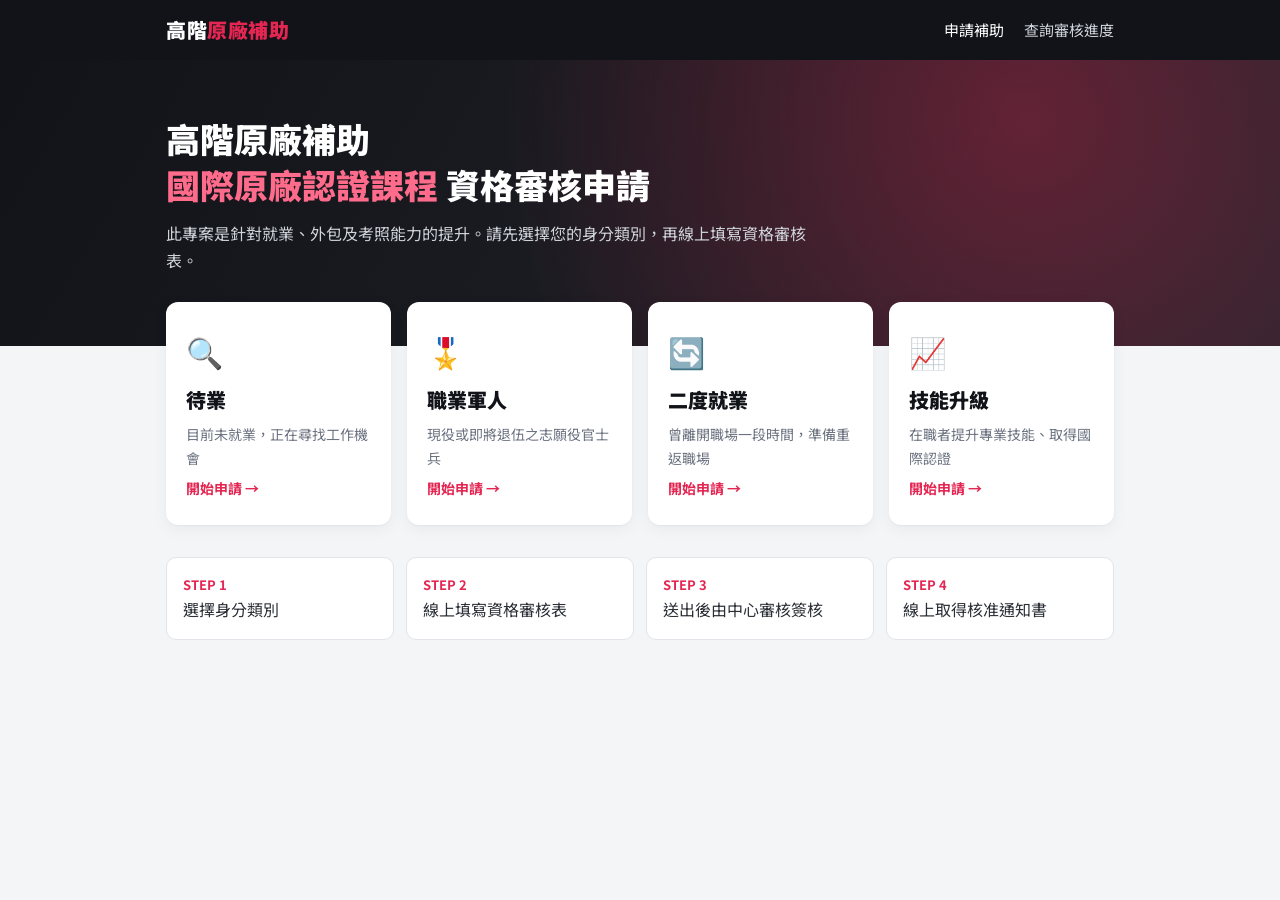
<file: index.html>
<!DOCTYPE html>
<html lang="zh-Hant">
<head>
<meta charset="UTF-8">
<meta name="viewport" content="width=device-width, initial-scale=1.0">
<title>高階原廠補助｜線上資格審核申請</title>
<meta name="description" content="高階原廠補助專案線上申請：待業、職業軍人、二度就業、技能升級，線上填寫資格審核表、查詢審核結果。">
<link rel="preconnect" href="https://fonts.googleapis.com">
<link rel="preconnect" href="https://fonts.gstatic.com" crossorigin>
<link href="https://fonts.googleapis.com/css2?family=Noto+Sans+TC:wght@400;500;700;900&family=Noto+Serif+TC:wght@500;900&display=swap" rel="stylesheet">
<link rel="stylesheet" href="assets/style.css?v=20261119b">
</head>
<body>
<header class="topbar">
  <div class="container">
    <a href="#/" class="logo">高階<span>原廠補助</span></a>
    <nav class="nav">
      <a href="#/" data-nav="home">申請補助</a>
      <a href="#/status" data-nav="status">查詢審核進度</a>
    </nav>
  </div>
</header>
<div id="demoBanner" class="demo-banner" hidden>示範模式：尚未連接 Google 試算表，資料只存在這台電腦的瀏覽器中（管理後台：admin.html）。</div>

<main>
  <!-- ========== 首頁：選擇身分 ========== -->
  <section id="view-home" class="view">
    <div class="hero">
      <div class="container">
        <h1>高階原廠補助<br><span>國際原廠認證課程</span> 資格審核申請</h1>
        <p>此專案是針對就業、外包及考照能力的提升。請先選擇您的身分類別，再線上填寫資格審核表。</p>
      </div>
    </div>
    <div class="container cat-wrap">
      <div class="cat-grid" id="catGrid"></div>
      <div id="mineBanner" class="mine-banner" hidden></div>
      <div class="steps">
        <div class="step"><b>STEP 1</b>選擇身分類別</div>
        <div class="step"><b>STEP 2</b>線上填寫資格審核表</div>
        <div class="step"><b>STEP 3</b>送出後由中心審核簽核</div>
        <div class="step"><b>STEP 4</b>線上取得核准通知書</div>
      </div>
    </div>
  </section>

  <!-- ========== 申請表 ========== -->
  <section id="view-apply" class="view" hidden>
    <div class="container">
      <div class="page-head">
        <div>
          <h1>資格審核申請表</h1>
          <span class="cat-pill" id="catPill"></span>
          <a href="#/" class="btn-link" style="font-size:14px;margin-left:8px">更換身分</a>
        </div>
        <div class="muted" style="font-size:14px">填表日期：<span id="fillDateText"></span></div>
      </div>

      <form id="applyForm" novalidate>
        <div id="errSummary" class="err-summary" hidden></div>

        <div class="card">
          <div class="card-h"><span class="num">一</span>資格審核</div>
          <ol class="q-list" id="qList"></ol>
        </div>

        <div class="card">
          <div class="card-h"><span class="num">二</span>個人基本資料</div>
          <div class="grid2">
            <label class="field" data-f="name"><span>姓名<i class="req">*</i></span><input type="text" name="name" maxlength="30" autocomplete="name"></label>
            <div class="field" data-f="gender"><span>性別<i class="req">*</i></span>
              <div class="choices"><label class="choice"><input type="radio" name="gender" value="男"><span>男</span></label><label class="choice"><input type="radio" name="gender" value="女"><span>女</span></label></div>
            </div>
            <div class="field" data-f="marital"><span>婚姻狀況</span>
              <div class="choices"><label class="choice"><input type="radio" name="marital" value="已婚"><span>已婚</span></label><label class="choice"><input type="radio" name="marital" value="未婚"><span>未婚</span></label></div>
            </div>
            <label class="field" data-f="birthDate"><span>出生日期<i class="req">*</i></span><input type="date" name="birthDate" max=""></label>
            <label class="field" data-f="idNo"><span>身分證號碼<i class="req">*</i></span><input type="text" name="idNo" maxlength="10" placeholder="A123456789" style="text-transform:uppercase"></label>
            <div class="field" data-f="military"><span>兵役狀況<i class="req" id="milReq" hidden>*</i></span>
              <div class="choices"><label class="choice"><input type="radio" name="military" value="未役"><span>未役</span></label><label class="choice"><input type="radio" name="military" value="役畢"><span>役畢</span></label><label class="choice"><input type="radio" name="military" value="免役"><span>免役</span></label></div>
            </div>
            <label class="field" data-f="mobile"><span>行動電話<i class="req">*</i></span><input type="tel" name="mobile" maxlength="12" placeholder="0912345678" autocomplete="tel"></label>
            <label class="field" data-f="phoneHome"><span>市話 (H)</span><input type="tel" name="phoneHome" maxlength="20" placeholder="02-23456789"></label>
            <label class="field full" data-f="address"><span>聯絡地址<i class="req">*</i></span><input type="text" name="address" maxlength="120" autocomplete="street-address"></label>
            <label class="field full" data-f="email"><span>Mail<i class="req">*</i></span><input type="email" name="email" maxlength="100" autocomplete="email"></label>
            <label class="field" data-f="school"><span>最高學歷（學校）<i class="req">*</i></span><input type="text" name="school" maxlength="50"></label>
            <label class="field" data-f="dept"><span>科系<i class="req">*</i></span><input type="text" name="dept" maxlength="50"></label>
          </div>
        </div>

        <div class="card">
          <div class="card-h" id="extraTitle"></div>
          <div class="grid2" id="extraFields"></div>
        </div>

        <div class="card">
          <div class="card-h">✍️ 申請動機</div>
          <label class="field" data-f="motivation"><span style="color:var(--red)">※此專案是針對就業、外包及考照能力的提升。請問您為何會想申請專案？<i class="req">*</i></span>
            <textarea name="motivation" maxlength="2000" placeholder="請簡述您的背景、想學習的內容與未來規劃"></textarea>
          </label>
        </div>

        <div class="card">
          <div class="card-h">✅ 確認與簽名</div>
          <div class="notes">
            <p>＊應繳證件：（一）身份證件　（二）審核費手續費 ${REVIEW_FEE} 元（若審核通過需繳交報名費 ${REG_FEE} 元，可扣抵手續費 ${REVIEW_FEE} 元）</p>
            <p class="red">＊請培訓申請人勿惡意取消，如有此狀況將列入原廠及企業之黑名單，爾後將影響面試機會。</p>
          </div>
          <div class="field" data-f="confirm" style="margin-top:16px">
            <span>您是否已充份了解整個訓練內容、學員權益…等，且已確定審核資格？<i class="req">*</i></span>
            <div class="choices"><label class="choice"><input type="radio" name="confirm" value="是"><span>是</span></label><label class="choice"><input type="radio" name="confirm" value="不是"><span>不是</span></label></div>
          </div>
          <div class="field" data-f="signature" style="margin-top:18px">
            <span>申請人親簽<i class="req">*</i></span>
            <div class="sig-wrap"><canvas id="sigPad"></canvas><div class="sig-line"></div><div class="sig-hint" id="sigHint">請用滑鼠或手指在此簽名</div></div>
            <div class="sig-tools"><span>簽名將作為審核表之「申請人親簽」</span><button type="button" class="btn btn-ghost btn-sm" id="sigClear">清除重簽</button></div>
          </div>
          <label class="check-line" data-f="agree"><input type="checkbox" name="agree"><span>本人已詳閱上述說明，所填資料均屬實；經查證如有虛偽不實者，視同放棄並自行負責。</span></label>
        </div>

        <div class="submit-bar">
          <button type="submit" class="btn btn-lg" id="submitBtn">送出資格審核申請</button>
        </div>
      </form>
    </div>
  </section>

  <!-- ========== 審核中 / 結果 ========== -->
  <section id="view-pending" class="view" hidden>
    <div class="container" style="padding:32px 16px 56px" id="pendingBox"></div>
  </section>

  <!-- ========== 查詢 ========== -->
  <section id="view-status" class="view" hidden>
    <div class="container">
      <div class="card lookup">
        <div class="card-h">🔎 查詢審核進度</div>
        <form id="lookupForm">
          <label class="field"><span>身分證號碼</span><input type="text" name="idNo" maxlength="10" placeholder="A123456789" style="text-transform:uppercase" required></label>
          <label class="field" style="margin-top:12px"><span>手機末三碼</span><input type="text" name="mobileTail" maxlength="3" inputmode="numeric" pattern="\d{3}" placeholder="例：678" required></label>
          <p id="lookupErr" class="field-err" hidden style="margin-top:10px"></p>
          <button class="btn" style="width:100%;margin-top:16px">查詢</button>
        </form>
      </div>
    </div>
  </section>
</main>

<script src="assets/common.js?v=20261119b"></script>
<script>
'use strict';
const MINE_KEY = TEST_MODE ? 'hs_my_apps_test' : 'hs_my_apps';
let currentCat = null;
let pollTimer = null;
let sigDirty = false;
let currentCheck = null;   // 審核中頁面：切回分頁時立即重新檢查

/* ---------- 我的申請（只存編號與查詢碼，不存個資） ---------- */
const mine = {
  all() { try { return JSON.parse(localStorage.getItem(MINE_KEY)) || {}; } catch (e) { return {}; } },
  add(id, token) { const m = this.all(); m[id] = token; localStorage.setItem(MINE_KEY, JSON.stringify(m)); },
  token(id) { return this.all()[id]; },
};

/* ---------- 路由 ---------- */
function showView(name) {
  $$('.view').forEach(v => { v.hidden = v.id !== 'view-' + name; });
  $$('[data-nav]').forEach(a => a.classList.toggle('active', a.dataset.nav === name || (name === 'apply' && a.dataset.nav === 'home')));
  clearInterval(pollTimer);
  window.scrollTo(0, 0);
}

function route() {
  const [, view, arg] = decodeURIComponent(location.hash.slice(1) || '/').split('/');
  if (view === 'apply' && CATEGORIES.some(c => c.key === arg)) return openApply(arg);
  if (view === 'pending' && arg) return openPending(arg);
  if (view === 'status') { showView('status'); return; }
  showView('home');
  renderMine();
}

/* ---------- 首頁 ---------- */
$('#catGrid').innerHTML = CATEGORIES.map(c => `
  <a class="cat-card" href="#/apply/${encodeURIComponent(c.key)}">
    <div class="cat-icon">${c.icon}</div>
    <div class="cat-name">${esc(c.key)}</div>
    <div class="cat-desc">${esc(c.desc)}</div>
    <div class="cat-go">開始申請 →</div>
  </a>`).join('');

function renderMine() {
  const ids = Object.keys(mine.all());
  const box = $('#mineBanner');
  if (!ids.length) { box.hidden = true; return; }
  const last = ids[ids.length - 1];
  box.hidden = false;
  box.innerHTML = `<span>您在這台裝置上有申請紀錄：<b>${esc(last)}</b></span><a class="btn btn-sm" href="#/pending/${encodeURIComponent(last)}">查看審核進度</a>`;
}

/* ---------- 申請表 ---------- */
$('#qList').innerHTML = QUESTIONS.map(q => {
  const opts = q.type === 'agree' ? ['同意', '不同意'] : ['是', '否'];
  return `<li class="q-item" data-f="${q.id}">
    <div class="q-text">${esc(q.text)}</div>
    <div class="choices">${opts.map(o => `<label class="choice"><input type="radio" name="${q.id}" value="${o}"><span>${o}</span></label>`).join('')}</div>
    <div class="q-warn" hidden>⚠ 此選項可能不符合補助資格，仍可送出，由中心審核判定。</div>
  </li>`;
}).join('');

$('.notes').innerHTML = $('.notes').innerHTML
  .replace(/\$\{REVIEW_FEE\}/g, CONFIG.REVIEW_FEE).replace(/\$\{REG_FEE\}/g, CONFIG.REG_FEE.toLocaleString());

const form = $('#applyForm');
form.birthDate.max = todayYmd();

function openApply(catKey) {
  showView('apply');
  if (currentCat !== catKey) {
    currentCat = catKey;
    const cat = CATEGORIES.find(c => c.key === catKey);
    $('#catPill').textContent = `${cat.icon} 身分類別：${cat.key}`;
    $('#extraTitle').innerHTML = `${cat.icon} ${esc(cat.key)}・補充資料`;
    $('#extraFields').innerHTML = cat.extra.map(f => `
      <label class="field" data-f="extra_${f.name}"><span>${esc(f.label)}</span>
        <input type="${f.type}" name="extra_${f.name}" maxlength="100" placeholder="${esc(f.placeholder || '')}"></label>`).join('');
  }
  $('#fillDateText').textContent = rocShort(todayYmd());
  sizeSignature();
}

form.addEventListener('change', e => {
  const t = e.target;
  const wrap = t.closest('[data-f]');
  if (wrap) { wrap.classList.remove('has-err'); wrap.querySelectorAll('.field-err').forEach(n => n.remove()); }
  if (/^q\d+$/.test(t.name)) updateQWarn(t.name);
  if (t.name === 'gender') $('#milReq').hidden = t.value !== '男';
});
form.addEventListener('input', e => {
  const wrap = e.target.closest('[data-f]');
  if (wrap && wrap.classList.contains('has-err')) { wrap.classList.remove('has-err'); wrap.querySelectorAll('.field-err').forEach(n => n.remove()); }
});

function updateQWarn(qid) {
  const q = QUESTIONS.find(x => x.id === qid);
  const val = (form.querySelector(`input[name="${qid}"]:checked`) || {}).value;
  form.querySelector(`[data-f="${qid}"] .q-warn`).hidden = !(q.expect && val && val !== q.expect);
}

function collect() {
  const fd = new FormData(form);
  const d = { category: currentCat, fillDate: todayYmd(), extra: {} };
  for (const [k, v] of fd.entries()) {
    if (k.startsWith('extra_')) d.extra[k.slice(6)] = String(v).trim();
    else if (k !== 'agree') d[k] = String(v).trim();
  }
  d.idNo = (d.idNo || '').toUpperCase();
  d.mobile = (d.mobile || '').replace(/\D/g, '');
  return d;
}

function showErrors(errs) {
  $$('.has-err', form).forEach(n => n.classList.remove('has-err'));
  $$('.field-err', form).forEach(n => n.remove());
  errs.forEach(({ field, msg }) => {
    const wrap = form.querySelector(`[data-f="${field}"]`);
    if (!wrap) return;
    wrap.classList.add('has-err');
    const p = document.createElement('div');
    p.className = 'field-err';
    p.textContent = msg;
    wrap.appendChild(p);
  });
  const box = $('#errSummary');
  box.hidden = !errs.length;
  box.textContent = errs.length ? `還有 ${errs.length} 個欄位需要補齊或修正，請檢查標示紅色的地方。` : '';
  if (errs.length) {
    const first = form.querySelector('.has-err');
    (first || box).scrollIntoView({ behavior: 'smooth', block: 'center' });
  }
}

form.addEventListener('submit', async e => {
  e.preventDefault();
  const d = collect();
  const errs = validateApplication(d);
  if (!sigDirty) errs.push({ field: 'signature', msg: '請完成申請人親簽' });
  if (!form.agree.checked) errs.push({ field: 'agree', msg: '請勾選同意聲明' });
  showErrors(errs);
  if (errs.length) return;

  const issues = eligibilityIssues(d);
  if (issues.length && !await askConfirm(`您的資格審核有 ${issues.length} 項（${issues.join('、')}）可能不符合補助條件。\n\n仍要送出申請，由中心審核判定嗎？`)) return;

  const btn = $('#submitBtn');
  btn.disabled = true;
  btn.textContent = '送出中…';
  try {
    const res = await API.call('submit', { data: d, signature: exportSignature() });
    mine.add(res.id, res.token);
    form.reset();
    clearSignature();
    location.hash = '#/pending/' + encodeURIComponent(res.id);
  } catch (err) {
    askConfirm('送出失敗：' + err.message, { alertOnly: true });
  } finally {
    btn.disabled = false;
    btn.textContent = '送出資格審核申請';
  }
});

/* ---------- 簽名板 ---------- */
const pad = $('#sigPad');
const ctx = pad.getContext('2d');
let drawing = false;

function sizeSignature() {
  const r = pad.getBoundingClientRect();
  if (!r.width) return;
  const ratio = window.devicePixelRatio || 1;
  const keep = sigDirty ? pad.toDataURL() : null;
  pad.width = r.width * ratio;
  pad.height = r.height * ratio;
  ctx.setTransform(ratio, 0, 0, ratio, 0, 0);
  ctx.lineWidth = 2.6; ctx.lineCap = 'round'; ctx.lineJoin = 'round'; ctx.strokeStyle = '#111';
  if (keep) { const img = new Image(); img.onload = () => ctx.drawImage(img, 0, 0, r.width, r.height); img.src = keep; }
}
window.addEventListener('resize', () => { if (!$('#view-apply').hidden) sizeSignature(); });

function pt(e) { const r = pad.getBoundingClientRect(); return [e.clientX - r.left, e.clientY - r.top]; }
pad.addEventListener('pointerdown', e => {
  drawing = true; pad.setPointerCapture(e.pointerId);
  const [x, y] = pt(e); ctx.beginPath(); ctx.moveTo(x, y); ctx.lineTo(x + .1, y + .1); ctx.stroke();
});
pad.addEventListener('pointermove', e => {
  if (!drawing) return;
  const [x, y] = pt(e); ctx.lineTo(x, y); ctx.stroke();
  if (!sigDirty) {
    sigDirty = true; $('#sigHint').hidden = true;
    const w = pad.closest('[data-f]'); w.classList.remove('has-err'); w.querySelectorAll('.field-err').forEach(n => n.remove());
  }
});
['pointerup', 'pointercancel'].forEach(ev => pad.addEventListener(ev, () => { drawing = false; }));
$('#sigClear').addEventListener('click', clearSignature);

function clearSignature() {
  ctx.save(); ctx.setTransform(1, 0, 0, 1, 0, 0); ctx.clearRect(0, 0, pad.width, pad.height); ctx.restore();
  sigDirty = false; $('#sigHint').hidden = false;
}

function exportSignature() {
  // 輸出成白底、寬 600 的 PNG，檔案小又清楚
  const out = document.createElement('canvas');
  out.width = 600; out.height = Math.round(600 * pad.height / pad.width);
  const c = out.getContext('2d');
  c.fillStyle = '#fff'; c.fillRect(0, 0, out.width, out.height);
  c.drawImage(pad, 0, 0, out.width, out.height);
  return out.toDataURL('image/png');
}

/* ---------- 審核中 / 結果 ---------- */
async function openPending(id) {
  showView('pending');
  const token = mine.token(id);
  if (!token) { location.hash = '#/status/' + encodeURIComponent(id); return; }
  const box = $('#pendingBox');
  box.innerHTML = '<div class="card state-card"><div class="spinner"></div><p class="muted">讀取中…</p></div>';
  const check = async () => {
    try {
      const { app } = await API.call('status', { id, token });
      renderStatus(app, box);
      if (app.status !== 'pending') clearInterval(pollTimer);
    } catch (err) {
      box.innerHTML = `<div class="card state-card"><h2>無法取得審核狀態</h2><p class="muted">${esc(err.message)}</p></div>`;
    }
  };
  currentCheck = check;
  await check();
  clearInterval(pollTimer);
  pollTimer = setInterval(() => { if (!document.hidden && location.hash.startsWith('#/pending/')) check(); }, CONFIG.POLL_SECONDS * 1000);
}

function renderStatus(app, box) {
  if (app.status === 'pending') {
    box.innerHTML = `
      <div class="card state-card">
        <div class="spinner"></div>
        <h2>審核申請中，請稍後</h2>
        <p class="muted" style="margin-top:6px">您的資格審核申請已送出，正在等待審核中，完成後此頁面會自動顯示通知書。</p>
        <div class="app-id">申請編號：<b>${esc(app.id)}</b></div>
        <div class="timeline">
          <div class="tl done"><i>✓</i>送出申請</div>
          <div class="tl now"><i>2</i>中心審核簽核</div>
          <div class="tl"><i>3</i>核發通知書</div>
        </div>
        <p class="muted" style="font-size:13px;margin-top:16px">送出時間：${esc(fmtDateTime(app.createdAt))}　｜　身分類別：${esc(app.category)}<br>
        之後可在「查詢審核進度」輸入身分證號碼＋手機末三碼查詢。${API.demo ? '<br><b>示範模式：請開啟 <a href="admin.html" target="_blank">管理後台</a> 進行簽核。</b>' : ''}</p>
      </div>`;
    return;
  }
  const head = {
    approved: ['🎉', '恭喜您，資格審核已核准！', '請列印或下載以下核准通知書，並依說明辦理報名手續。'],
    waitlist: ['⏳', '您已列入候補名單', '如有名額釋出，中心將依序通知您。'],
    rejected: ['📮', '審核結果通知', '感謝您的申請，以下為審核結果。'],
  }[app.status];
  box.innerHTML = `
    <div class="result-head">
      <div class="big">${head[0]}</div>
      <h2>${head[1]}</h2>
      <p class="muted">${head[2]}</p>
    </div>
    ${renderNotice(app)}
    <div class="notice-actions">
      <button class="btn" onclick="printDoc('#noticeDoc')">🖨️ 列印／另存 PDF</button>
      <a class="btn btn-ghost" href="#/">回首頁</a>
    </div>`;
}

$('#lookupForm').addEventListener('submit', async e => {
  e.preventDefault();
  const f = e.target;
  const err = $('#lookupErr');
  err.hidden = true;
  try {
    const { app } = await API.call('status', { idNo: f.elements.idNo.value.trim().toUpperCase(), mobileTail: f.elements.mobileTail.value.trim() });
    showView('pending');
    renderStatus(app, $('#pendingBox'));
  } catch (ex) {
    err.textContent = ex.message;
    err.hidden = false;
  }
});

document.addEventListener('visibilitychange', () => {
  if (!document.hidden && currentCheck && location.hash.startsWith('#/pending/')) currentCheck();
});

$('#demoBanner').hidden = !API.demo;
if (TEST_MODE) $('#demoBanner').innerHTML = '🧪 <b>測試模式</b>：資料只存在這台電腦的瀏覽器，不會送到正式系統。　<a href="admin.html">開啟測試後台</a>｜<a href="javascript:clearTestData()">清除測試資料</a>｜<a href="./?demo=0">離開測試模式</a>';
window.addEventListener('hashchange', route);
route();
</script>
</body>
</html>
</file>
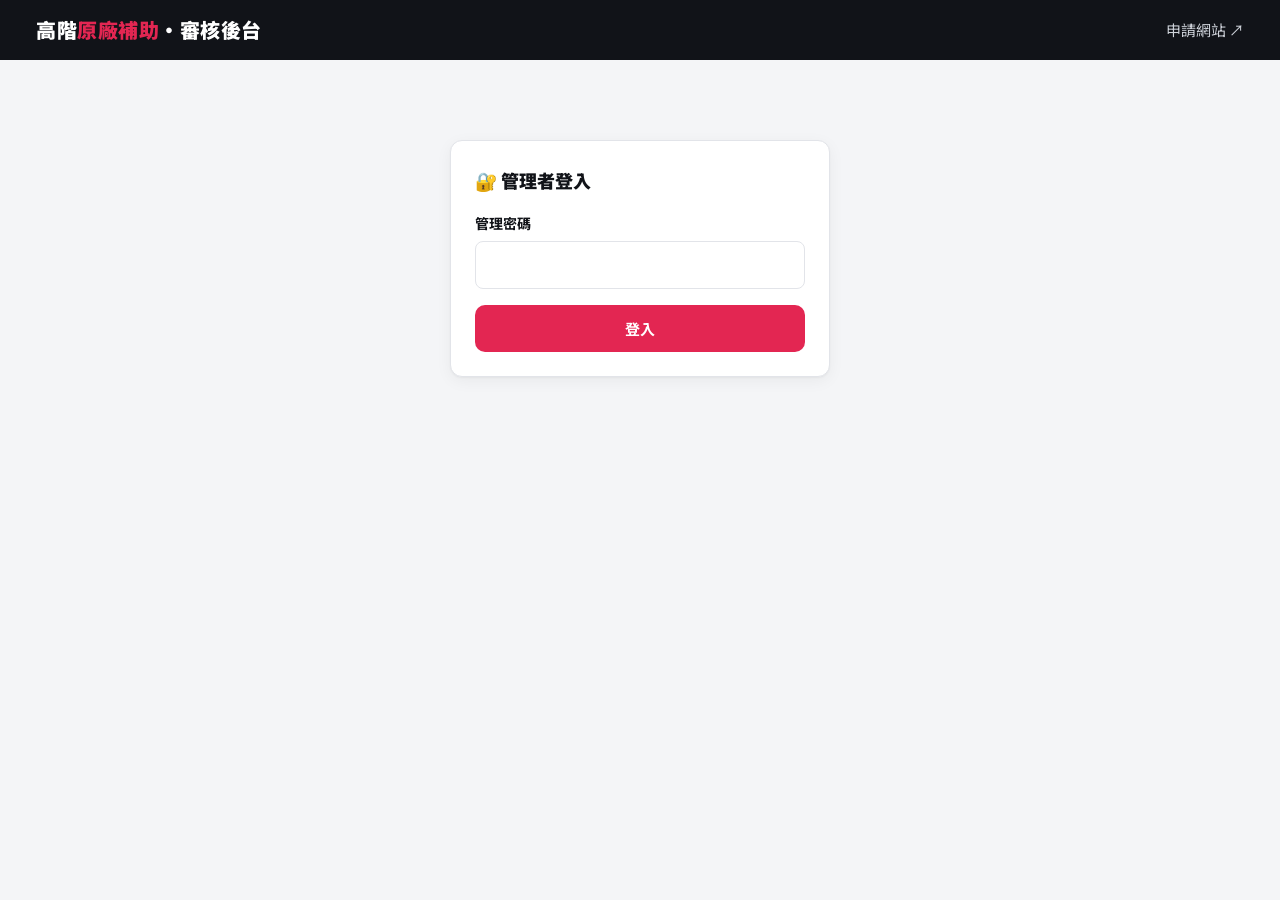
<file: admin.html>
<!DOCTYPE html>
<html lang="zh-Hant">
<head>
<meta charset="UTF-8">
<meta name="viewport" content="width=device-width, initial-scale=1.0">
<meta name="robots" content="noindex, nofollow">
<title>管理後台｜高階原廠補助資格審核</title>
<link rel="preconnect" href="https://fonts.googleapis.com">
<link rel="preconnect" href="https://fonts.gstatic.com" crossorigin>
<link href="https://fonts.googleapis.com/css2?family=Noto+Sans+TC:wght@400;500;700;900&family=Noto+Serif+TC:wght@500;900&display=swap" rel="stylesheet">
<link rel="stylesheet" href="assets/style.css?v=20261119b">
</head>
<body>
<header class="topbar">
  <div class="container wide">
    <a href="admin.html" class="logo">高階<span>原廠補助</span>・審核後台</a>
    <nav class="nav"><a href="index.html" target="_blank">申請網站 ↗</a><a href="#" id="logoutBtn" hidden>登出</a></nav>
  </div>
</header>
<div id="demoBanner" class="demo-banner" hidden></div>

<!-- 登入 -->
<section id="loginView">
  <div class="card login">
    <div class="card-h">🔐 管理者登入</div>
    <form id="loginForm">
      <label class="field"><span>管理密碼</span><input type="password" name="password" required autocomplete="current-password"></label>
      <p id="loginErr" class="field-err" hidden style="margin-top:8px"></p>
      <button class="btn" style="width:100%;margin-top:16px">登入</button>
    </form>
  </div>
</section>

<!-- 列表 -->
<section id="mainView" hidden>
  <div class="container wide">
    <div class="stats" id="stats"></div>
    <div class="toolbar">
      <div class="tabs" id="catTabs"></div>
      <select id="statusFilter">
        <option value="">全部狀態</option>
        <option value="pending" selected>審核中</option>
        <option value="approved">核准</option>
        <option value="waitlist">候補</option>
        <option value="rejected">資格不符</option>
      </select>
      <input type="search" id="search" class="grow" placeholder="搜尋姓名、編號、手機、Email">
      <button class="btn btn-ghost btn-sm" id="refreshBtn">↻ 重新整理</button>
    </div>
    <div class="table-wrap">
      <table class="list">
        <thead><tr><th>申請編號</th><th>申請時間</th><th>身分類別</th><th>姓名</th><th>手機</th><th>資格自評</th><th>狀態</th><th>審核結果</th><th></th></tr></thead>
        <tbody id="rows"></tbody>
      </table>
    </div>
    <p class="muted" style="font-size:13px;margin:12px 0 40px">每 30 秒自動更新。</p>
  </div>
</section>

<!-- 明細 / 簽核 -->
<div class="modal" id="modal" hidden>
  <div class="modal-box">
    <div class="modal-head"><h3 id="modalTitle"></h3><button class="x-btn" id="modalClose" aria-label="關閉">×</button></div>
    <div class="modal-body" id="modalBody"></div>
  </div>
</div>

<script src="assets/common.js?v=20261119b"></script>
<script>
'use strict';
const PW_KEY = 'hs_admin_pw';
let password = sessionStorage.getItem(PW_KEY) || '';
let apps = [];
let catFilter = '';
let refreshTimer = null;

function toast(msg) {
  const t = document.createElement('div');
  t.className = 'toast'; t.textContent = msg;
  document.body.appendChild(t);
  setTimeout(() => t.remove(), 2600);
}

if (API.demo) {
  $('#demoBanner').hidden = false;
  $('#demoBanner').textContent = `示範模式：資料存在這台電腦的瀏覽器中。示範密碼：${CONFIG.DEMO_ADMIN_PASSWORD}`;
  if (TEST_MODE) $('#demoBanner').innerHTML = `🧪 <b>測試模式</b>：資料只存在這台電腦的瀏覽器，不會送到正式系統。測試密碼：<b>${esc(CONFIG.DEMO_ADMIN_PASSWORD)}</b>　<a href="./">開啟測試申請網站</a>｜<a href="javascript:clearTestData()">清除測試資料</a>｜<a href="admin.html?demo=0">離開測試模式</a>`;
}

/* ---------- 登入 ---------- */
$('#loginForm').addEventListener('submit', async e => {
  e.preventDefault();
  password = e.target.password.value;
  $('#loginErr').hidden = true;
  try {
    await load();
    sessionStorage.setItem(PW_KEY, password);
    enterMain();
  } catch (err) {
    $('#loginErr').textContent = err.message;
    $('#loginErr').hidden = false;
  }
});

$('#logoutBtn').addEventListener('click', e => {
  e.preventDefault();
  sessionStorage.removeItem(PW_KEY);
  location.reload();
});

function enterMain() {
  $('#loginView').hidden = true;
  $('#mainView').hidden = false;
  $('#logoutBtn').hidden = false;
  render();
  clearInterval(refreshTimer);
  refreshTimer = setInterval(() => { if (!document.hidden && $('#modal').hidden) load().then(render).catch(() => {}); }, 30000);
}

async function load() {
  const res = await API.call('adminList', { password });
  apps = res.apps;
}

/* ---------- 列表 ---------- */
function render() {
  const pendingOf = k => apps.filter(a => a.category === k && a.status === 'pending').length;
  $('#stats').innerHTML = `
    <div class="stat"><div class="n">${apps.length}</div><div class="l">全部申請</div><div class="p">待審 ${apps.filter(a => a.status === 'pending').length}</div></div>
    ${CATEGORIES.map(c => `<div class="stat"><div class="n">${apps.filter(a => a.category === c.key).length}</div><div class="l">${c.icon} ${esc(c.key)}</div><div class="p">待審 ${pendingOf(c.key)}</div></div>`).join('')}`;

  $('#catTabs').innerHTML = [{ key: '', label: '全部' }].concat(CATEGORIES.map(c => ({ key: c.key, label: c.key })))
    .map(t => `<button class="tab ${catFilter === t.key ? 'active' : ''}" data-cat="${esc(t.key)}">${esc(t.label)}<span class="c">${t.key ? apps.filter(a => a.category === t.key).length : apps.length}</span></button>`).join('');

  const st = $('#statusFilter').value;
  const q = $('#search').value.trim().toLowerCase();
  const list = apps.filter(a =>
    (!catFilter || a.category === catFilter) &&
    (!st || a.status === st) &&
    (!q || [a.id, a.name, a.mobile, a.email].some(v => String(v || '').toLowerCase().includes(q))));

  $('#rows').innerHTML = list.length ? list.map(a => {
    const r = a.review;
    const result = r ? (r.result === 'rejected' ? '婉拒' : `${r.result === 'approved' ? '核准第' : '候補第'} ${esc(r.rank)} 名`) + (r.auto ? ' <span class="badge st-pending" title="逾時未人工審核，系統自動核准">自動</span>' : '') : '';
    return `<tr>
      <td class="mono">${esc(a.id)}</td>
      <td>${esc(fmtDateTime(a.createdAt))}</td>
      <td>${esc(a.category)}</td>
      <td><b>${esc(a.name)}</b></td>
      <td class="mono">${esc(a.mobile)}</td>
      <td>${a.issues.length ? `<span class="warn" title="${esc(a.issues.join('、'))}">⚠ ${a.issues.length} 項</span>` : '<span class="ok">✓ 符合</span>'}</td>
      <td><span class="badge ${STATUS[a.status].cls}">${STATUS[a.status].label}</span></td>
      <td>${result}</td>
      <td><button class="btn btn-sm ${a.status === 'pending' ? '' : 'btn-ghost'}" data-open="${esc(a.id)}">${a.status === 'pending' ? '審核簽核' : '檢視'}</button></td>
    </tr>`;
  }).join('') : `<tr><td colspan="9" class="empty">目前沒有符合條件的申請</td></tr>`;
}

$('#catTabs').addEventListener('click', e => { const b = e.target.closest('[data-cat]'); if (b) { catFilter = b.dataset.cat; render(); } });
$('#statusFilter').addEventListener('change', render);
$('#search').addEventListener('input', render);
$('#refreshBtn').addEventListener('click', async () => { await load(); render(); toast('已更新'); });
$('#rows').addEventListener('click', e => { const b = e.target.closest('[data-open]'); if (b) openDetail(b.dataset.open); });

/* ---------- 明細與簽核 ---------- */
const modal = $('#modal');
$('#modalClose').addEventListener('click', closeModal);
modal.addEventListener('click', e => { if (e.target === modal) closeModal(); });
document.addEventListener('keydown', e => { if (e.key === 'Escape' && !modal.hidden) closeModal(); });
function closeModal() { modal.hidden = true; document.body.style.overflow = ''; }

async function openDetail(id) {
  modal.hidden = false;
  document.body.style.overflow = 'hidden';
  $('#modalTitle').textContent = `申請 ${id}`;
  $('#modalBody').className = 'modal-body single';
  $('#modalBody').innerHTML = '<div class="card state-card"><div class="spinner"></div></div>';
  try {
    const { app } = await API.call('adminGet', { password, id });
    renderDetail(app);
  } catch (err) {
    $('#modalBody').innerHTML = `<div class="card">${esc(err.message)}</div>`;
  }
}

function suggestRank(result, cat) {
  return apps.filter(a => a.status === result && a.category === cat).length + 1;
}

function renderDetail(app) {
  const r = app.review || {};
  const d = app.data;
  $('#modalTitle').innerHTML = `${esc(d.name)}　<span class="badge ${STATUS[app.status].cls}">${STATUS[app.status].label}</span>　<span class="muted" style="font-size:14px;font-weight:400">${esc(app.id)}｜${esc(d.category)}｜送出 ${esc(fmtDateTime(app.createdAt))}</span>`;
  $('#modalBody').className = 'modal-body';
  const result = r.result || '';
  const instOpts = ['6', '12', '18', '24', '其它'];
  $('#modalBody').innerHTML = `
    <div class="card" style="margin:0">
      ${app.issues.length ? `<div class="issues-box">⚠ 資格自評有 ${app.issues.length} 項需注意：${esc(app.issues.join('、'))}（紅色標示）</div>` : ''}
      <div class="form-tools"><span class="muted" style="font-size:13px">依紙本「資格審核表」格式自動填寫${app.review ? '（含三、四欄審核結果）' : '，簽核後會帶入三、四欄'}</span><button type="button" class="btn btn-sm" onclick="printDoc('#formDoc')">🖨️ 列印審核表（A4）</button></div>
      ${renderOriginalForm(app)}
      ${app.fileUrl || d.fileName ? `<p style="margin-top:12px;font-size:14px">📎 申請人上傳的初審表：${app.fileUrl ? `<a href="${esc(app.fileUrl)}" target="_blank" rel="noopener" download="${esc(d.fileName || '')}">${esc(d.fileName || '開啟檔案')}</a>` : esc(d.fileName) + '（示範模式檔案過大未保存）'}</p>` : ''}
    </div>
    <div class="review-box">
      <form class="card" id="reviewForm" style="margin:0">
        <div class="card-h"><span class="num">三</span>專案類別（中心填寫）</div>
        <label class="field"><span>申請專案課程類別</span><input type="text" name="courseType" value="${esc(r.courseType || '')}" list="courseList" placeholder="例：Autodesk AutoCAD 認證專班"></label>
        <datalist id="courseList">${[...new Set(apps.map(a => a.review && a.review.courseType).filter(Boolean))].map(c => `<option value="${esc(c)}">`).join('')}</datalist>
        <div class="field"><span>分期期數</span>
          <div class="choices">${instOpts.map(o => `<label class="choice"><input type="radio" name="installments" value="${o}" ${r.installments === o ? 'checked' : ''}><span>${o === '其它' ? '其它' : o + ' 期'}</span></label>`).join('')}</div>
          <input type="text" name="installmentsOther" value="${esc(r.installmentsOther || '')}" placeholder="其它期數說明" ${r.installments === '其它' ? '' : 'hidden'}>
        </div>

        <div class="card-h" style="margin-top:22px"><span class="num">四</span>審核結果（原廠建議）</div>
        <div class="result-opts">
          <label class="result-opt" data-r="approved"><input type="radio" name="result" value="approved" ${result === 'approved' ? 'checked' : ''}>核准　第 <input type="number" min="1" name="rank_approved" value="${result === 'approved' ? esc(r.rank) : suggestRank('approved', d.category)}"> 名</label>
          <label class="result-opt" data-r="waitlist"><input type="radio" name="result" value="waitlist" ${result === 'waitlist' ? 'checked' : ''}>待核　候補第 <input type="number" min="1" name="rank_waitlist" value="${result === 'waitlist' ? esc(r.rank) : suggestRank('waitlist', d.category)}"> 名</label>
          <label class="result-opt" data-r="rejected"><input type="radio" name="result" value="rejected" ${result === 'rejected' ? 'checked' : ''}>資格不符・婉拒</label>
        </div>
        <div class="grid2" style="margin-top:14px">
          <label class="field"><span>單位主管</span><input type="text" name="supervisor" value="${esc(r.supervisor || '')}"></label>
          <label class="field"><span>經辦人</span><input type="text" name="handler" value="${esc(r.handler || localStorage.getItem('hs_handler') || '')}"></label>
        </div>
        <div class="field"><span>核定補助方案（金額與內容，顯示在核准通知書）</span>
          ${CONFIG.NOTICE.plans.map(p => { const v = planAmount(p, r); return `
          <div class="plan-row"><b>方案 ${esc(p.code)}</b>
            <label>每期 NT$ <input type="number" min="0" step="1" name="plan${p.code}Price" value="${esc(v.price)}"></label>
            <label>× <input type="number" min="1" step="1" name="plan${p.code}Periods" value="${esc(v.periods)}"> 期</label>
            <span class="muted plan-total" data-code="${p.code}"></span>
            <textarea name="plan${p.code}Items" rows="3" placeholder="方案內容，一行一項">${esc(v.items.join('\n'))}</textarea>
          </div>`; }).join('')}
        </div>
        <label class="field"><span>學習意願評分（1–10 分）</span><input type="number" name="score" min="1" max="10" value="${esc(r.score || '')}"></label>
        <label class="field"><span>內部備註（申請人看不到）</span><textarea name="note" style="min-height:70px">${esc(r.note || '')}</textarea></label>
        <p class="field-err" id="reviewErr" hidden style="margin-top:10px"></p>
        <button class="btn btn-green btn-lg" style="width:100%;margin-top:16px">${app.review ? '更新簽核結果' : '送出簽核'}</button>
        ${app.review ? `<button type="button" class="btn btn-ghost" id="viewNoticeBtn" style="width:100%;margin-top:10px">📄 檢視通知書（${esc(r.noticeNo)}）</button>` : ''}
      </form>
    </div>`;

  fitForm();
  const f = $('#reviewForm');
  const syncSel = () => {
    $$('.plan-total', f).forEach(el => {
      const c = el.dataset.code, t = Number(f['plan' + c + 'Price'].value) * Number(f['plan' + c + 'Periods'].value);
      el.textContent = t ? `合計 NT$ ${t.toLocaleString()}` : '';
    });
    $$('.result-opt', f).forEach(o => { o.className = 'result-opt' + (o.querySelector('input[type=radio]').checked ? ' sel-' + o.dataset.r : ''); });
    f.installmentsOther.hidden = !(f.querySelector('input[name=installments]:checked') || {}).value?.startsWith('其');
  };
  f.addEventListener('change', syncSel);
  f.addEventListener('input', syncSel);
  syncSel();
  if ($('#viewNoticeBtn')) $('#viewNoticeBtn').addEventListener('click', () => showNotice(Object.assign({ name: d.name, category: d.category }, app)));

  f.addEventListener('submit', async e => {
    e.preventDefault();
    const res = (f.querySelector('input[name=result]:checked') || {}).value;
    const review = {
      result: res,
      rank: res && res !== 'rejected' ? f['rank_' + res].value.trim() : '',
      courseType: f.courseType.value.trim(),
      installments: (f.querySelector('input[name=installments]:checked') || {}).value || '',
      installmentsOther: f.installmentsOther.value.trim(),
      supervisor: f.supervisor.value.trim(),
      handler: f.handler.value.trim(),
      score: f.score.value.trim(),
      note: f.note.value.trim(),
    };
    CONFIG.NOTICE.plans.forEach(p => {
      review['plan' + p.code + 'Price'] = f['plan' + p.code + 'Price'].value.trim();
      review['plan' + p.code + 'Periods'] = f['plan' + p.code + 'Periods'].value.trim();
      review['plan' + p.code + 'Items'] = f['plan' + p.code + 'Items'].value.split('\n').map(s => s.trim()).filter(Boolean).join('\n');
    });
    const err = $('#reviewErr');
    const fail = m => { err.textContent = m; err.hidden = false; };
    err.hidden = true;
    if (!review.result) return fail('請選擇審核結果');
    if (review.score && !(Number(review.score) >= 1 && Number(review.score) <= 10)) return fail('學習意願評分需為 1–10 分');
    if (!review.handler) return fail('請填寫經辦人');
    const badPlan = CONFIG.NOTICE.plans.find(p => !(Number(review['plan' + p.code + 'Price']) > 0) || !(Number(review['plan' + p.code + 'Periods']) >= 1));
    if (badPlan) return fail(`請填寫方案 ${badPlan.code} 的每期金額與期數`);
    const label = { approved: `核准第 ${review.rank} 名`, waitlist: `候補第 ${review.rank} 名`, rejected: '資格不符・婉拒' }[review.result];
    if (!await askConfirm(`確定將「${d.name}」簽核為【${label}】？\n送出後申請人即可在網站上看到通知書。`, { okText: '確定送出' })) return;
    const btn = f.querySelector('button[type=submit], button:not([type])');
    btn.disabled = true;
    try {
      const { app: pub } = await API.call('adminReview', { password, id: app.id, review });
      localStorage.setItem('hs_handler', review.handler);
      await load();
      render();
      toast('已完成簽核，申請人頁面將顯示通知書');
      showNotice(pub);
    } catch (ex) {
      fail(ex.message);
      btn.disabled = false;
    }
  });
}

// 審核表固定 A4 寬度，依欄寬縮放顯示（列印時恢復原尺寸）
function fitForm() {
  const doc = $('#formDoc');
  if (!doc) return;
  doc.style.zoom = 1;
  doc.style.zoom = Math.min(1, doc.parentElement.clientWidth / doc.offsetWidth);
}
window.addEventListener('resize', fitForm);

function showNotice(pub) {
  $('#modalTitle').textContent = `通知書預覽｜${pub.name}`;
  $('#modalBody').className = 'modal-body single';
  $('#modalBody').innerHTML = `${renderNotice(pub)}
    <div class="notice-actions"><button class="btn" onclick="printDoc('#noticeDoc')">🖨️ 列印通知書</button><button class="btn btn-ghost" id="backList">回到列表</button></div>`;
  $('#backList').addEventListener('click', closeModal);
}

/* ---------- 啟動 ---------- */
if (password) {
  load().then(enterMain).catch(() => { sessionStorage.removeItem(PW_KEY); password = ''; });
}
</script>
</body>
</html>
</file>
<file: assets/style.css>
:root {
  --bg: #f4f5f7;
  --surface: #fff;
  --border: #e2e4e9;
  --text: #2b2f36;
  --muted: #6b7280;
  --strong: #111318;
  --accent: #e32652;
  --accent-hover: #c81e45;
  --accent-soft: #fdecf0;
  --green: #1f9d55;
  --green-soft: #e3f4e1;
  --amber: #b7791f;
  --amber-soft: #fff6e0;
  --red: #c53030;
  --red-soft: #fdeaea;
  --blue: #2563eb;
  --blue-soft: #e8f0fe;
  --radius: 12px;
  --shadow: 0 1px 2px rgba(0,0,0,.04), 0 4px 16px rgba(0,0,0,.05);
}
* { box-sizing: border-box; margin: 0; padding: 0; }
body {
  background: var(--bg); color: var(--text);
  font-family: "Noto Sans TC", "PingFang TC", "Microsoft JhengHei", Arial, sans-serif;
  line-height: 1.7; -webkit-font-smoothing: antialiased;
}
a { color: var(--accent); text-decoration: none; }
button { font: inherit; }
[hidden] { display: none !important; }
.container { max-width: 980px; margin: 0 auto; padding: 0 16px; }
.wide { max-width: 1240px; }
.muted { color: var(--muted); }

/* ---------- Topbar ---------- */
.topbar { background: #111318; color: #fff; position: sticky; top: 0; z-index: 30; }
.topbar .container { display: flex; align-items: center; justify-content: space-between; height: 60px; }
.logo { color: #fff; font-weight: 900; font-size: 20px; letter-spacing: .5px; }
.logo span { color: var(--accent); }
.nav { display: flex; gap: 20px; font-size: 15px; }
.nav a { color: #cfd3da; }
.nav a:hover, .nav a.active { color: #fff; }
.demo-banner a { color: #7a5410; text-decoration: underline; font-weight: 700; }
.demo-banner { background: var(--amber-soft); color: #7a5410; font-size: 14px; text-align: center; padding: 8px 16px; border-bottom: 1px solid #f1dfb0; }

/* ---------- Buttons / inputs ---------- */
.btn { display: inline-flex; align-items: center; justify-content: center; gap: 8px; border: 1px solid transparent; border-radius: 10px; padding: 10px 20px; font-weight: 700; cursor: pointer; transition: .15s; background: var(--accent); color: #fff; font-size: 15px; }
.btn:hover { background: var(--accent-hover); }
.btn:disabled { opacity: .55; cursor: not-allowed; }
.btn-ghost { background: #fff; color: var(--text); border-color: var(--border); }
.btn-ghost:hover { background: #f7f7f9; }
.btn-green { background: var(--green); } .btn-green:hover { background: #18834a; }
.btn-lg { padding: 14px 32px; font-size: 17px; }
.btn-sm { padding: 6px 12px; font-size: 13px; border-radius: 8px; }

label { font-size: 14px; }
.field { display: flex; flex-direction: column; gap: 6px; }
.field > span { font-weight: 700; font-size: 14px; color: var(--strong); }
.field > span .req { color: var(--accent); margin-left: 2px; }
input[type=text], input[type=email], input[type=tel], input[type=date], input[type=number], input[type=password], select, textarea {
  width: 100%; border: 1px solid var(--border); border-radius: 8px; padding: 10px 12px; font: inherit; font-size: 15px; background: #fff; color: var(--text);
}
textarea { resize: vertical; min-height: 110px; }
input:focus, select:focus, textarea:focus { outline: 2px solid rgba(227,38,82,.25); border-color: var(--accent); }
.choices { display: flex; flex-wrap: wrap; gap: 8px; }
.choice { position: relative; }
.choice input { position: absolute; opacity: 0; pointer-events: none; }
.choice span { display: inline-block; padding: 7px 16px; border: 1px solid var(--border); border-radius: 999px; cursor: pointer; background: #fff; font-size: 14px; user-select: none; }
.choice input:checked + span { background: var(--strong); border-color: var(--strong); color: #fff; }
.choice input:focus-visible + span { outline: 2px solid var(--accent); }
.field-err { color: var(--red); font-size: 13px; }
.has-err input, .has-err select, .has-err textarea { border-color: var(--red); }
.has-err .choice span { border-color: #f0b3b3; }

/* ---------- Cards ---------- */
.card { background: var(--surface); border: 1px solid var(--border); border-radius: var(--radius); box-shadow: var(--shadow); padding: 24px; margin-bottom: 20px; }
.card-h { display: flex; align-items: center; gap: 10px; font-size: 18px; font-weight: 900; color: var(--strong); margin-bottom: 16px; }
.card-h .num { background: var(--green-soft); color: #23743f; border-radius: 6px; padding: 2px 10px; font-size: 15px; }
.grid2 { display: grid; grid-template-columns: 1fr 1fr; gap: 16px 20px; }
.grid2 .full { grid-column: 1 / -1; }

/* ---------- Home ---------- */
.hero { background: radial-gradient(circle at 80% 20%, rgba(227,38,82,.35), transparent 50%), linear-gradient(120deg, #111318, #23252c); color: #fff; padding: 56px 0 72px; }
.hero h1 { font-size: 34px; font-weight: 900; line-height: 1.35; }
.hero h1 span { color: #ff6b8b; }
.hero p { color: #cfd3da; margin-top: 12px; max-width: 640px; }
.cat-wrap { margin-top: -44px; }
.cat-grid { display: grid; grid-template-columns: repeat(4, 1fr); gap: 16px; }
.cat-card { background: #fff; border: 2px solid transparent; border-radius: var(--radius); box-shadow: var(--shadow); padding: 22px 18px; text-align: left; cursor: pointer; transition: .15s; display: flex; flex-direction: column; gap: 6px; color: var(--text); }
.cat-card:hover { border-color: var(--accent); transform: translateY(-2px); }
.cat-icon { font-size: 30px; }
.cat-name { font-size: 20px; font-weight: 900; color: var(--strong); }
.cat-desc { font-size: 14px; color: var(--muted); flex: 1; }
.cat-go { font-size: 14px; font-weight: 700; color: var(--accent); }
.steps { display: grid; grid-template-columns: repeat(4, 1fr); gap: 12px; margin: 32px 0; }
.step { background: #fff; border-radius: 10px; padding: 16px; border: 1px solid var(--border); }
.step b { display: block; color: var(--accent); font-size: 13px; }
.mine-banner { background: var(--blue-soft); border: 1px solid #c9dafc; border-radius: 10px; padding: 12px 16px; margin: 24px 0 0; display: flex; justify-content: space-between; align-items: center; gap: 12px; flex-wrap: wrap; }

/* ---------- Apply ---------- */
.page-head { padding: 28px 0 8px; display: flex; align-items: center; justify-content: space-between; gap: 12px; flex-wrap: wrap; }
.page-head h1 { font-size: 26px; font-weight: 900; color: var(--strong); }
.cat-pill { display: inline-flex; align-items: center; gap: 6px; background: var(--accent-soft); color: var(--accent); font-weight: 700; padding: 4px 12px; border-radius: 999px; font-size: 14px; }

.q-list { list-style: none; counter-reset: q; }
.q-item { display: grid; grid-template-columns: 1fr auto; gap: 8px 16px; align-items: center; padding: 12px 0; border-bottom: 1px dashed var(--border); counter-increment: q; }
.q-item:last-child { border-bottom: 0; }
.q-text { font-size: 15px; }
.q-text::before { content: counter(q) ". "; font-weight: 700; color: var(--muted); }
.q-item .field-err { grid-column: 1 / -1; }
.q-warn { grid-column: 1 / -1; font-size: 13px; color: var(--amber); }

.notes { background: #fafbfc; border: 1px solid var(--border); border-radius: 10px; padding: 14px 16px; font-size: 14px; }
.notes p + p { margin-top: 4px; }
.notes .red { color: var(--red); font-weight: 700; }
.sig-wrap { border: 1px solid var(--border); border-radius: 10px; background: #fff; position: relative; }
.sig-wrap canvas { display: block; width: 100%; height: 180px; touch-action: none; cursor: crosshair; }
.sig-wrap .sig-hint { position: absolute; inset: 0; display: flex; align-items: center; justify-content: center; color: #b8bcc4; pointer-events: none; font-size: 15px; }
.sig-wrap .sig-line { position: absolute; left: 24px; right: 24px; bottom: 36px; border-bottom: 1px solid #e5e7eb; pointer-events: none; }
.sig-tools { display: flex; justify-content: space-between; align-items: center; margin-top: 8px; font-size: 13px; color: var(--muted); }
.check-line { display: flex; gap: 10px; align-items: flex-start; font-size: 14px; margin-top: 14px; }
.check-line input { margin-top: 5px; width: 17px; height: 17px; accent-color: var(--accent); }
.submit-bar { text-align: center; padding: 8px 0 48px; }
.err-summary { background: var(--red-soft); color: var(--red); border-radius: 10px; padding: 12px 16px; margin-bottom: 16px; font-size: 14px; }

/* ---------- Pending / status ---------- */
.state-card { text-align: center; padding: 48px 24px; }
.spinner { width: 56px; height: 56px; border: 5px solid #f1d4dc; border-top-color: var(--accent); border-radius: 50%; margin: 0 auto 18px; animation: spin 1s linear infinite; }
@keyframes spin { to { transform: rotate(360deg); } }
.state-card h2 { font-size: 26px; font-weight: 900; color: var(--strong); }
.state-card .app-id { display: inline-block; margin-top: 14px; font-size: 15px; background: #f4f5f7; padding: 6px 16px; border-radius: 8px; }
.state-card .app-id b { font-family: Consolas, monospace; font-size: 18px; color: var(--strong); letter-spacing: 1px; }
.timeline { display: flex; justify-content: center; gap: 0; margin: 28px auto 8px; max-width: 560px; }
.tl { flex: 1; position: relative; font-size: 13px; color: var(--muted); }
.tl::before { content: ""; position: absolute; top: 13px; left: -50%; right: 50%; height: 3px; background: var(--border); }
.tl:first-child::before { display: none; }
.tl i { display: flex; align-items: center; justify-content: center; width: 28px; height: 28px; margin: 0 auto 6px; border-radius: 50%; background: var(--border); color: #fff; font-style: normal; font-size: 14px; position: relative; z-index: 1; }
.tl.done i { background: var(--green); } .tl.done::before { background: var(--green); }
.tl.now i { background: var(--accent); box-shadow: 0 0 0 5px var(--accent-soft); } .tl.now { color: var(--strong); font-weight: 700; }
.tl.now::before { background: var(--green); }
.badge { display: inline-block; padding: 2px 10px; border-radius: 999px; font-size: 13px; font-weight: 700; white-space: nowrap; }
.st-pending { background: var(--blue-soft); color: var(--blue); }
.st-approved { background: var(--green-soft); color: #1d6b3c; }
.st-waitlist { background: var(--amber-soft); color: var(--amber); }
.st-rejected { background: var(--red-soft); color: var(--red); }
.result-head { text-align: center; padding: 8px 0 20px; }
.result-head .big { font-size: 46px; }
.result-head h2 { font-size: 24px; font-weight: 900; color: var(--strong); }
.notice-actions { display: flex; gap: 10px; justify-content: center; margin-top: 18px; flex-wrap: wrap; }
.lookup { max-width: 460px; margin: 32px auto; }
.lookup .field + .field { margin-top: 14px; }

/* ---------- Notice (通知書) ---------- */
.notice { background: #fff; max-width: 760px; margin: 0 auto; padding: 48px 56px; border: 1px solid var(--border); box-shadow: var(--shadow); font-size: 16px; color: #1a1a1a; font-family: "Noto Serif TC", "PMingLiU", "Noto Sans TC", serif; }
.notice-head { text-align: center; border-bottom: 3px double #1a1a1a; padding-bottom: 14px; margin-bottom: 18px; }
.notice-org { font-size: 18px; letter-spacing: 4px; }
.notice-head h1 { font-size: 26px; margin-top: 6px; letter-spacing: 2px; }
.notice-meta { width: 100%; border-collapse: collapse; font-size: 14px; margin-bottom: 20px; }
.notice-meta th { text-align: left; width: 80px; font-weight: 700; padding: 3px 0; }
.notice-meta td { padding: 3px 8px 3px 0; }
.notice-subject { margin-bottom: 14px; line-height: 2; }
.notice .lbl { font-weight: 900; }
.notice-body ol { margin: 4px 0 0 2.2em; line-height: 2; }
.notice-foot { display: flex; justify-content: space-between; align-items: flex-end; margin-top: 40px; }
.notice-signs div { margin-top: 10px; }
.notice-signs span { display: inline-block; min-width: 120px; border-bottom: 1px solid #555; padding: 0 6px; }
.notice-stamp-img { display: block; width: 150px; max-height: 150px; object-fit: contain; mix-blend-mode: multiply; transform: rotate(-4deg); }
.notice-stamp-svg { display: block; width: 150px; height: 150px; transform: rotate(-9deg); mix-blend-mode: multiply; opacity: .9; margin: -20px 10px -10px 0; }

/* ---------- Application sheet (後台檢視) ---------- */
.sheet { font-size: 14px; }
.sheet-title { text-align: center; font-size: 22px; color: #1d4ed8; letter-spacing: 2px; }
.sheet-meta { display: flex; justify-content: space-between; flex-wrap: wrap; gap: 6px; color: var(--muted); margin: 8px 0 12px; font-size: 13px; }
.sheet-meta b { color: var(--accent); }
.sheet-h { background: var(--green-soft); padding: 4px 10px; font-size: 15px; margin: 14px 0 8px; }
.sheet-q { padding-left: 1.6em; }
.sheet-q li { display: flex; justify-content: space-between; gap: 12px; padding: 3px 0; border-bottom: 1px dotted #ddd; }
.ans { font-weight: 700; white-space: nowrap; color: var(--green); }
.ans-bad { color: #fff; background: var(--red); padding: 0 8px; border-radius: 4px; }
.sheet-t { width: 100%; border-collapse: collapse; }
.sheet-t th, .sheet-t td { border: 1px solid #d5d8de; padding: 6px 8px; vertical-align: top; }
.sheet-t th { background: #f6f7f9; width: 100px; text-align: left; white-space: nowrap; }
.sheet-p { background: #fafbfc; border: 1px solid var(--border); border-radius: 8px; padding: 10px; }
.sheet-sign { margin-top: 12px; display: flex; flex-direction: column; gap: 8px; }
.sig-box img { display: block; max-width: 300px; max-height: 110px; border-bottom: 1px solid #999; margin-top: 4px; }

/* ---------- Admin ---------- */
.stats { display: grid; grid-template-columns: repeat(5, 1fr); gap: 12px; margin: 20px 0; }
.stat { background: #fff; border: 1px solid var(--border); border-radius: 10px; padding: 14px 16px; }
.stat .n { font-size: 28px; font-weight: 900; color: var(--strong); line-height: 1.2; }
.stat .l { font-size: 13px; color: var(--muted); }
.stat .p { font-size: 12px; color: var(--blue); }
.toolbar { display: flex; gap: 10px; flex-wrap: wrap; align-items: center; margin-bottom: 12px; }
.tabs { display: flex; gap: 4px; background: #e9ebef; padding: 4px; border-radius: 10px; flex-wrap: wrap; }
.tab { border: 0; background: transparent; padding: 6px 14px; border-radius: 8px; cursor: pointer; font-size: 14px; color: var(--muted); font-weight: 700; }
.tab.active { background: #fff; color: var(--strong); box-shadow: 0 1px 2px rgba(0,0,0,.08); }
.tab .c { font-size: 12px; margin-left: 4px; opacity: .7; }
.toolbar select, .toolbar input { width: auto; padding: 7px 10px; font-size: 14px; }
.toolbar .grow { flex: 1; min-width: 160px; }
.table-wrap { background: #fff; border: 1px solid var(--border); border-radius: var(--radius); overflow-x: auto; }
table.list { width: 100%; border-collapse: collapse; font-size: 14px; }
table.list th, table.list td { padding: 10px 12px; text-align: left; border-bottom: 1px solid #eef0f3; white-space: nowrap; }
table.list th { background: #fafbfc; color: var(--muted); font-weight: 700; font-size: 13px; }
table.list tr:hover td { background: #fcfcfd; }
table.list .mono { font-family: Consolas, monospace; }
.warn { color: var(--amber); font-weight: 700; }
.ok { color: var(--green); }
.empty { text-align: center; color: var(--muted); padding: 40px; }

.modal { position: fixed; inset: 0; background: rgba(17,19,24,.55); z-index: 50; display: flex; align-items: flex-start; justify-content: center; overflow-y: auto; padding: 32px 16px; }
.modal-box { background: var(--bg); border-radius: 14px; width: 100%; max-width: 1180px; position: relative; }
.modal-head { display: flex; justify-content: space-between; align-items: center; padding: 16px 20px; border-bottom: 1px solid var(--border); background: #fff; border-radius: 14px 14px 0 0; gap: 12px; }
.modal-head h3 { font-size: 18px; }
.modal-body { padding: 20px; display: grid; grid-template-columns: 1.35fr 1fr; gap: 20px; align-items: start; }
.modal-body.single { grid-template-columns: 1fr; }
.x-btn { border: 0; background: transparent; font-size: 26px; cursor: pointer; color: var(--muted); line-height: 1; }
.review-box { position: sticky; top: 0; }
.review-box .field + .field, .review-box .grid2 + .field, .review-box .field + .grid2 { margin-top: 14px; }
.result-opts { display: flex; flex-direction: column; gap: 8px; }
.result-opt { display: flex; align-items: center; gap: 10px; border: 1px solid var(--border); border-radius: 10px; padding: 10px 12px; cursor: pointer; background: #fff; flex-wrap: wrap; }
.result-opt input[type=radio] { accent-color: var(--accent); width: 16px; height: 16px; }
.result-opt input[type=number] { width: 80px; padding: 5px 8px; }
.result-opt.sel-approved { border-color: var(--green); background: var(--green-soft); }
.result-opt.sel-waitlist { border-color: var(--amber); background: var(--amber-soft); }
.result-opt.sel-rejected { border-color: var(--red); background: var(--red-soft); }
.issues-box { background: var(--amber-soft); color: #7a5410; padding: 10px 12px; border-radius: 8px; font-size: 13px; margin-bottom: 12px; }
.login { max-width: 380px; margin: 80px auto; }
.toast { position: fixed; bottom: 24px; left: 50%; transform: translateX(-50%); background: #111318; color: #fff; padding: 10px 20px; border-radius: 10px; z-index: 80; font-size: 14px; }


/* ---------- 原版格式審核表 ---------- */
.of { background: #fff; color: #111; width: 780px; max-width: none; margin: 0 auto; padding: 22px 26px; border: 1px solid var(--border); font-family: "Noto Serif TC", "PMingLiU", serif; font-size: 13.5px; line-height: 1.55; }
.of-title { text-align: center; color: #1f3fbf; font-size: 26px; letter-spacing: 3px; font-weight: 500; }
.of-note { font-size: 12.5px; display: flex; justify-content: space-between; flex-wrap: wrap; gap: 4px; }
.of-id { color: #666; font-family: "Noto Sans TC", sans-serif; font-size: 11.5px; }
.of-bar { background: #d4f5c8; color: #1f3fbf; font-size: 16px; padding: 1px 6px; margin: 6px 0 4px; display: flex; justify-content: space-between; }
.of-bar b { color: #1f3fbf; }
.of-q { width: 100%; border-collapse: collapse; }
.of-q td { padding: 1px 2px; vertical-align: top; }
.of-n { width: 22px; }
.of-opt { white-space: nowrap; width: 62px; }
.of-q tr.of-bad td { background: #fde2e2; }
.of-box { display: inline-block; width: 1.15em; text-align: center; font-family: "Segoe UI Symbol", "Noto Sans TC", sans-serif; }
.of-logos { display: block; width: 100%; margin: 8px 0 4px; }
.of-t { width: 100%; border-collapse: collapse; }
.of-t td { border: 1px solid #333; padding: 3px 5px; }
.of-t b { color: #1f3fbf; font-weight: 500; }
.of-val { display: inline-block; min-width: 1.6em; padding: 0 3px; color: #0b2a8a; font-family: "Noto Sans TC", sans-serif; font-weight: 700; text-align: center; }
.of-small { font-size: 12.5px; margin-top: 2px; }
.of-red { color: #d00; font-size: 12.5px; margin-top: 2px; }
.of-motive { border-bottom: 2px solid #d00; min-height: 44px; padding: 4px 6px; color: #0b2a8a; font-family: "Noto Sans TC", sans-serif; font-weight: 500; }
.of-sign { text-align: right; margin: 6px 0; display: flex; justify-content: flex-end; align-items: flex-end; gap: 6px; }
.of-sign img { height: 52px; border-bottom: 1px solid #333; }
.of-line { display: inline-block; width: 160px; border-bottom: 1px solid #333; }
.of-c { padding: 2px 6px; }
.of-r { width: 100%; border-collapse: collapse; border: 3px solid #111; margin-top: 6px; }
.of-r td { border: 1px solid #333; padding: 6px 8px; text-align: center; width: 33.3%; }
.of-r .of-big { text-align: left; font-size: 17px; font-weight: 700; height: 70px; vertical-align: top; border-bottom: 1px solid #333; }
.of-r .of-h td { font-weight: 700; }
.of-r .of-s td { height: 40px; color: #0b2a8a; font-family: "Noto Sans TC", sans-serif; font-weight: 700; font-size: 16px; }
.form-tools { display: flex; justify-content: space-between; align-items: center; gap: 10px; margin-bottom: 12px; flex-wrap: wrap; }

.dlg { position: fixed; inset: 0; z-index: 100; background: rgba(17,19,24,.5); display: flex; align-items: center; justify-content: center; padding: 16px; }
.dlg-box { background: #fff; border-radius: 14px; max-width: 440px; width: 100%; padding: 24px; box-shadow: 0 20px 60px rgba(0,0,0,.25); }
.dlg-msg { white-space: pre-line; font-size: 15px; color: var(--strong); line-height: 1.8; }
.dlg-btns { display: flex; justify-content: flex-end; gap: 10px; margin-top: 20px; }

@media (max-width: 860px) {
  .cat-grid, .steps { grid-template-columns: 1fr 1fr; }
  .stats { grid-template-columns: repeat(3, 1fr); }
  .modal-body { grid-template-columns: 1fr; }
  .review-box { position: static; }
}
@media (max-width: 560px) {
  .grid2 { grid-template-columns: 1fr; }
  .hero h1 { font-size: 26px; }
  .q-item { grid-template-columns: 1fr; }
  .notice { padding: 28px 20px; font-size: 15px; }
  .nav { gap: 12px; font-size: 14px; }
  .stats { grid-template-columns: 1fr 1fr; }
}

@page { size: A4 portrait; margin: 8mm; }
.nt { --nt-navy: #16294f; --nt-green: #5aa832; --nt-red: #c8102e; padding: 0; max-width: 820px; font-family: "Noto Sans TC", "Microsoft JhengHei", "PingFang TC", sans-serif; font-size: 14px; color: #1d2433; overflow: hidden; }
.nt-top { background: var(--nt-navy); color: #fff; display: flex; justify-content: space-between; align-items: center; padding: 26px 40px 22px; gap: 16px; }
.nt-brand { font-size: 34px; font-weight: 900; letter-spacing: 2px; line-height: 1.1; }
.nt-brand span { color: #8fd14f; }
.nt-sub { font-size: 13px; opacity: .85; margin-top: 4px; }
.nt-topr { text-align: right; }
.nt-tagline { color: #9fc7ff; font-size: 13px; letter-spacing: 4px; font-weight: 700; }
.nt-planline { font-size: 12px; opacity: .85; margin: 4px 0 8px; }
.nt-case { display: inline-block; border: 1px solid rgba(255,255,255,.6); border-radius: 999px; padding: 3px 14px; font-size: 12px; }
.nt-case span { display: inline-block; min-width: 110px; border-bottom: 1px solid rgba(255,255,255,.6); text-align: center; }
.nt-bar { height: 6px; background: linear-gradient(90deg, var(--nt-green) 0 78%, #dfe6ef 78%); }
.nt-body { padding: 22px 40px 18px; }
.nt-hero { display: flex; justify-content: space-between; gap: 18px; align-items: flex-start; }
.nt-badge { display: inline-block; background: #eef7e6; color: #3d7f1c; border-radius: 4px; padding: 4px 10px; font-size: 12.5px; font-weight: 700; }
.nt h1 { font-size: 30px; font-weight: 900; line-height: 1.3; margin: 12px 0 10px; color: #111a2e; letter-spacing: 1px; }
.nt-intro { color: #3b4458; line-height: 1.8; font-size: 13.5px; }
.nt-intro u { font-weight: 700; text-decoration-color: var(--nt-green); text-underline-offset: 3px; }
.nt-stamp { flex: none; width: 170px; height: 170px; transform: rotate(-8deg); margin-top: 6px; mix-blend-mode: multiply; }
.nt-info { display: grid; grid-template-columns: 1.2fr 1fr 1fr 1fr; border: 1px solid #dfe4ec; border-radius: 10px; overflow: hidden; margin: 22px 0 18px; }
.nt-info > div { padding: 12px 16px; border-left: 1px solid #dfe4ec; }
.nt-info > div:first-child { border-left: 0; background: #f6f8fb; }
.nt label { display: block; font-size: 11.5px; color: #7a8396; margin-bottom: 6px; }
.nt-info b { font-size: 16px; }
.nt-info b.nt-name { font-size: 22px; }
.nt-steps { display: flex; justify-content: space-between; position: relative; margin: 6px 30px 18px; }
.nt-steps::before { content: ''; position: absolute; left: 16%; right: 16%; top: 17px; height: 2px; background: var(--nt-green); }
.nt-step { text-align: center; position: relative; width: 33%; }
.nt-dot { width: 36px; height: 36px; border-radius: 50%; margin: 0 auto 8px; display: grid; place-items: center; color: #fff; font-weight: 900; background: var(--nt-green); }
.nt-final .nt-dot { background: var(--nt-red); }
.nt-fail .nt-dot { background: #8a93a5; }
.nt-off .nt-dot { background: #cfd5df; }
.nt-en { font-size: 10.5px; letter-spacing: 3px; color: #8a93a5; }
.nt-zh { font-weight: 700; margin-top: 2px; }
.nt-zh b { margin-left: 12px; color: var(--nt-green); }
.nt-final .nt-zh b { color: var(--nt-red); }
.nt-fail .nt-zh b, .nt-off .nt-zh b { color: #8a93a5; }
.nt-h { display: flex; align-items: center; gap: 10px; font-size: 16px; font-weight: 900; margin: 14px 0 8px; border-left: 4px solid var(--nt-green); padding-left: 10px; }
.nt-h::after { content: ''; flex: 1; height: 1px; background: #dfe4ec; }
.nt-checks { display: grid; grid-template-columns: 1fr 1fr; border: 1px solid #dfe4ec; border-radius: 10px; overflow: hidden; }
.nt-checks > div { display: flex; justify-content: space-between; align-items: center; padding: 8px 16px; border-top: 1px solid #edf0f5; gap: 8px; }
.nt-checks > div:nth-child(-n+2) { border-top: 0; }
.nt-checks > div:nth-child(even) { border-left: 1px solid #edf0f5; }
.nt-ok, .nt-no { flex: none; font-size: 12px; font-weight: 700; border-radius: 4px; padding: 2px 8px; }
.nt-ok { background: #eef7e6; color: #3d7f1c; }
.nt-no { background: #fdf0e3; color: #b05a00; }
.nt-checks .nt-score { grid-column: 1 / -1; background: #f6f8fb; font-weight: 700; justify-content: flex-start; border-left: 0 !important; }
.nt-score span { flex: 1; }
.nt-score b { color: #3d7f1c; font-size: 18px; }
.nt-score small { color: #7a8396; font-weight: 400; margin-left: 6px; }
.nt-plans { display: grid; grid-template-columns: 1fr 1fr; gap: 20px; }
.nt-plan { position: relative; border: 1px solid #dfe4ec; border-radius: 12px; padding: 16px 22px; }
.nt-feat { background: var(--nt-navy); color: #fff; border-color: var(--nt-navy); }
.nt-tag { position: absolute; top: -10px; right: 18px; background: var(--nt-green); color: #fff; border-radius: 999px; padding: 2px 10px; font-size: 11.5px; font-weight: 700; }
.nt-pcode { color: var(--nt-green); letter-spacing: 3px; font-weight: 700; font-size: 13px; }
.nt-feat .nt-pcode { color: #8fd14f; }
.nt-price { font-size: 30px; font-weight: 900; margin-top: 4px; }
.nt-price small { font-size: 13px; font-weight: 400; color: #7a8396; margin-left: 6px; }
.nt-feat .nt-price small, .nt-feat .nt-total { color: #c9d3e6; }
.nt-total { font-size: 12.5px; color: #5d6679; padding-bottom: 10px; border-bottom: 1px solid #e3e7ee; margin-bottom: 8px; }
.nt-feat .nt-total { border-color: rgba(255,255,255,.18); }
.nt-plan ul { list-style: none; margin: 0 0 8px; padding: 0; }
.nt-plan li { padding: 3px 0 3px 24px; position: relative; }
.nt-plan li::before { content: '✓'; position: absolute; left: 0; color: var(--nt-green); font-weight: 900; }
.nt-feat li::before { content: '✓'; color: #fff; background: var(--nt-green); border-radius: 50%; width: 16px; height: 16px; font-size: 10px; display: grid; place-items: center; top: 5px; }
.nt-pick { display: flex; align-items: center; gap: 8px; font-weight: 700; }
.nt-cb { width: 16px; height: 16px; border: 1.5px solid currentColor; border-radius: 3px; }
.nt-sign { display: grid; grid-template-columns: 1.4fr 1fr 1fr; gap: 24px; margin: 18px 0 14px; align-items: start; }
.nt-sign b { font-size: 15px; }
.nt-line { border-bottom: 1px solid #555; height: 40px; }
.nt-pass { color: #3d7f1c; font-weight: 700; margin-top: 4px; }
.nt-wait { color: #b05a00; font-weight: 700; margin-top: 4px; }
.nt-notes { background: #f3f5f9; border-radius: 8px; padding: 10px 16px; font-size: 11.5px; line-height: 1.85; color: #4a5368; }
.nt-notes b { color: #1d2433; }
.nt-foot { display: flex; justify-content: space-between; border-top: 1px solid #e3e7ee; padding: 10px 40px 14px; font-size: 11.5px; color: #7a8396; }
@media (max-width: 640px) {
  .nt-top, .nt-body { padding-left: 18px; padding-right: 18px; }
  .nt-top { flex-direction: column; align-items: flex-start; }
  .nt-topr { text-align: left; }
  .nt-hero { flex-direction: column-reverse; align-items: center; }
  .nt-stamp { width: 130px; height: 130px; }
  .nt h1 { font-size: 24px; }
  .nt-info { grid-template-columns: 1fr 1fr; }
  .nt-info > div:nth-child(3) { border-left: 0; }
  .nt-info > div:nth-child(n+3) { border-top: 1px solid #dfe4ec; }
  .nt-steps { margin: 6px 0 18px; }
  .nt-zh b { display: block; margin: 0; }
  .nt-checks, .nt-plans, .nt-sign { grid-template-columns: 1fr; }
  .nt-checks > div:nth-child(even) { border-left: 0; }
  .nt-checks > div:nth-child(2) { border-top: 1px solid #edf0f5; }
}
.plan-row { display: flex; flex-wrap: wrap; align-items: center; gap: 6px 10px; margin-top: 8px; padding: 10px 12px; border: 1px solid var(--border); border-radius: 10px; font-size: 14px; }
.plan-row b { flex: 0 0 100%; }
.plan-row label { display: flex; align-items: center; gap: 6px; white-space: nowrap; flex: 1 1 150px; }
.plan-row label:nth-of-type(2) { flex: 0 1 110px; }
.plan-row input[type=number] { flex: 1; min-width: 0; width: auto; padding: 6px 8px; }
.plan-row .plan-total { flex: 0 0 100%; font-size: 13px; }
.plan-row textarea { flex: 0 0 100%; min-height: 76px; font-size: 13.5px; }
#printArea { display: none; }
@media print {
  html, body { background: #fff !important; overflow: visible !important; height: auto !important; }
  body.printing > *:not(#printArea) { display: none !important; }
  body.printing #printArea { display: block; width: 194mm; margin: 0; }
  #printArea > * { margin: 0 !important; border: 0 !important; box-shadow: none !important; max-width: none !important; }
  #printArea .of { padding: 0 !important; }
  #printArea .notice:not(.nt) { padding: 14mm 12mm !important; }
  #printArea .of-q tr.of-bad td { background: none !important; }
  * { -webkit-print-color-adjust: exact; print-color-adjust: exact; }
}
</file>
